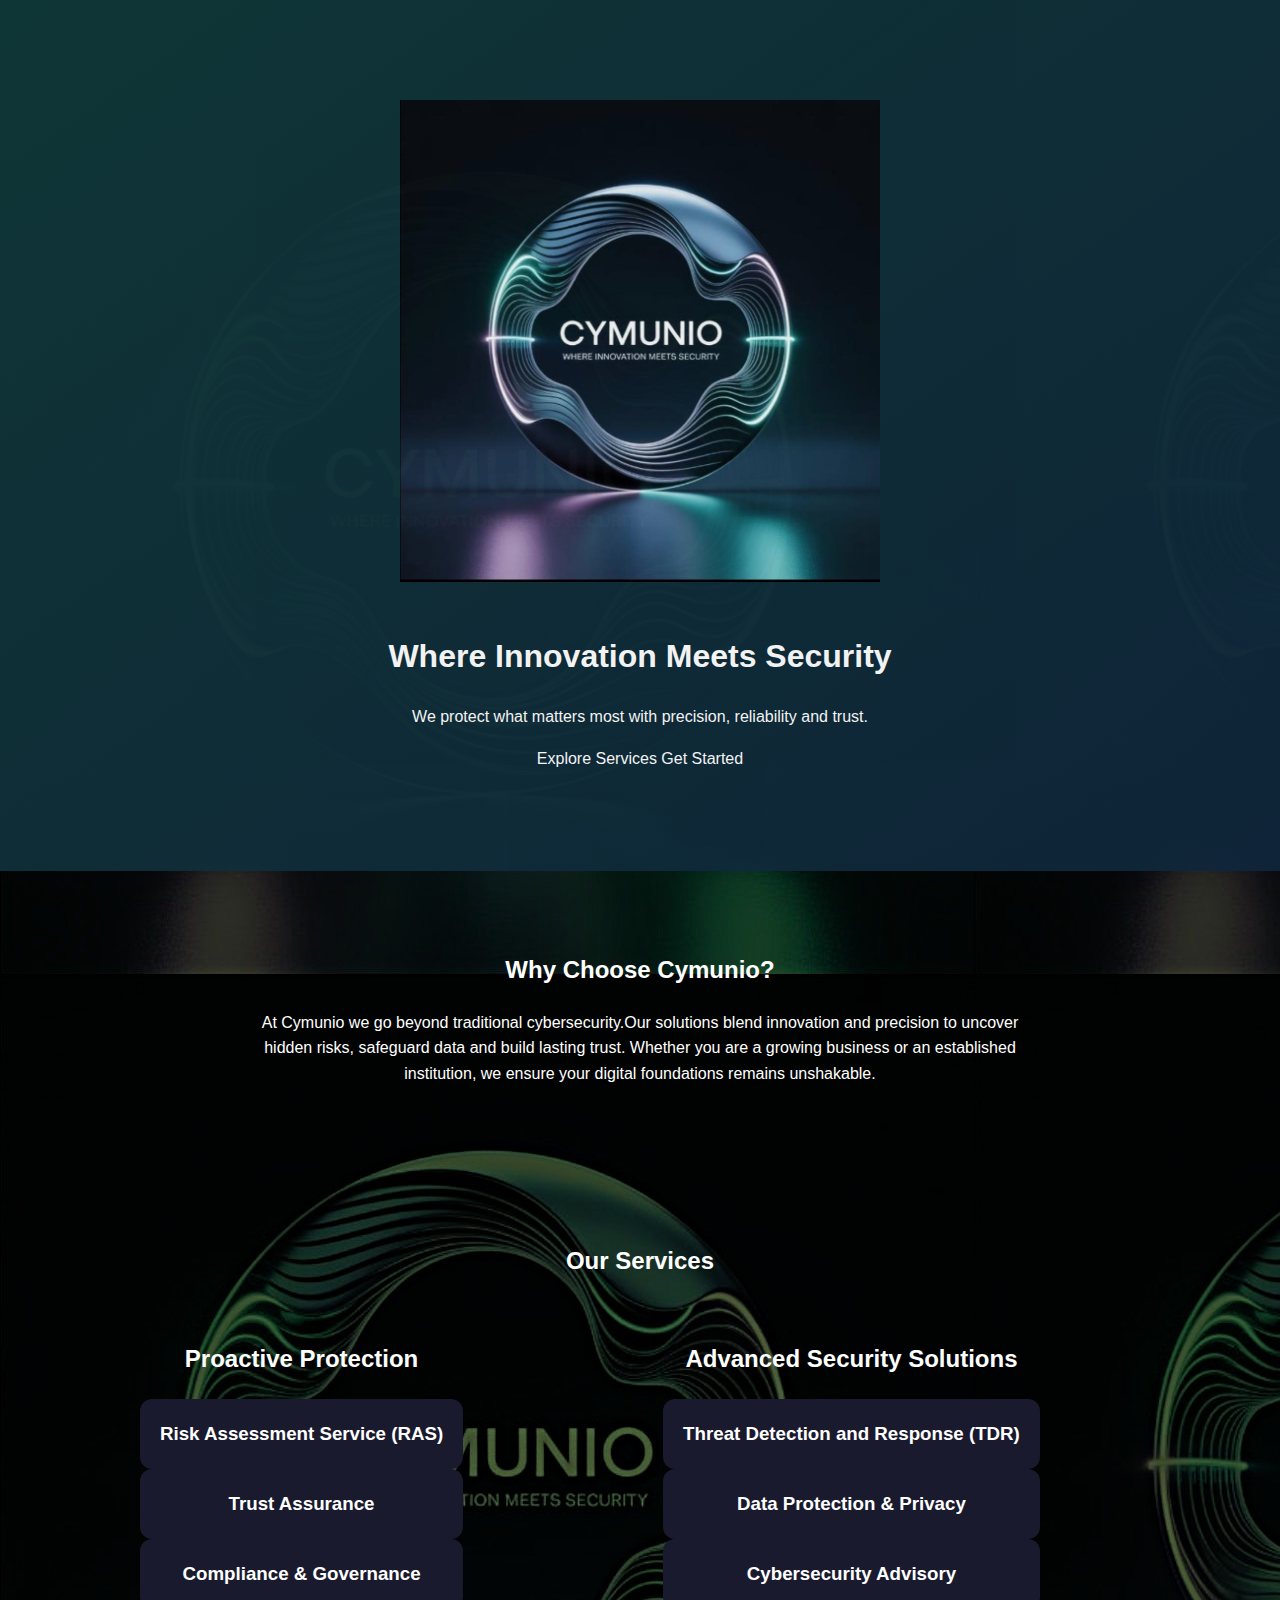
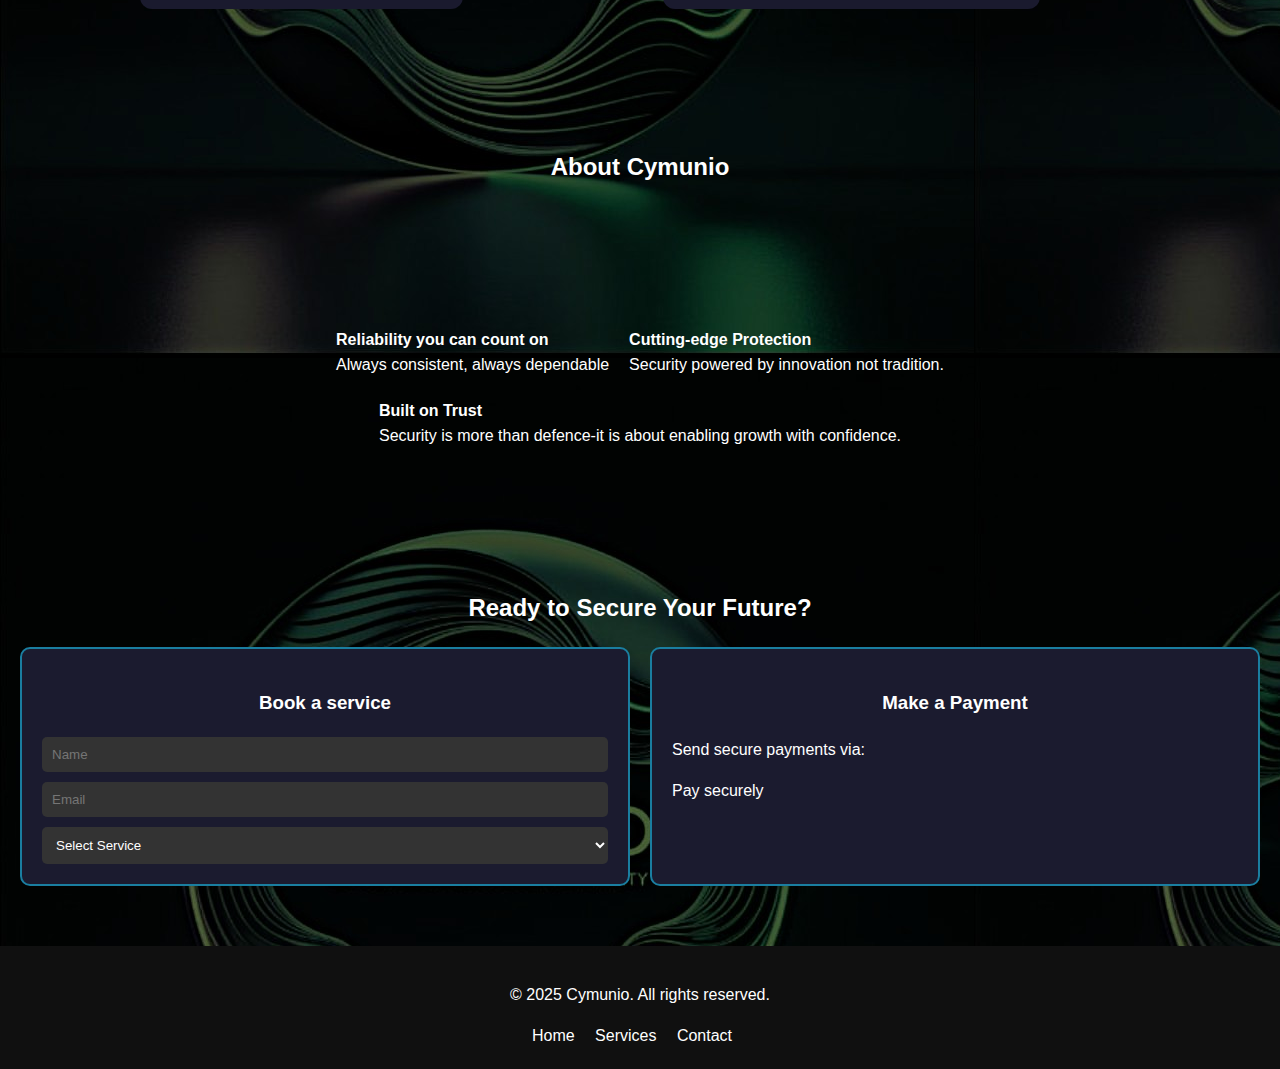
<file: index.html>
<!DOCTYPE html>
<html lang="en">
<head>
    <meta charset="UTF-8">
    <meta name="viewport" content="width=device-width, initial-scale=1.0">
    <title>Cymunio | Where Innovation Meets Security</title>
    <link rel="stylesheet" href="style.css" />
    <script defer src="script.js"></script>
</head>
<body>

    <!-- Hero Section -->
    <section class="hero">
        <img src="Cymunio logo.jpeg" alt="Cymunio logo" class="logo"/>
        <h1>Where Innovation Meets Security</h1>
        <p>We protect what matters most with precision, reliability and trust.</p>
        <div class="cta-buttons">
            <a href="#services" class="button">Explore Services</a>
            <a href="#Engage" class="button">Get Started</a>
    </section>

    <!-- About Section -->
    <section class="about">
        <h2>Why Choose Cymunio?</h2>
        <p>At Cymunio we go beyond traditional cybersecurity.Our solutions blend innovation and precision
           to uncover hidden risks, safeguard data and build lasting trust. Whether you are a growing business or an
            established institution, we ensure your digital foundations remains unshakable.
        </p>
    </section>

    <section class="services" id="services">
        <h2>Our Services</h2>
        <div class="service-grid">
            <!--javascript--->
        </div>
    </section>

    <section class="about">
        <h2>About Cymunio</h2>
    </section>


    <section class="trust">
        <div class="pillar"><strong>Reliability you can count on</strong><br />Always consistent, always dependable</div>
        <div class="pillar"><strong>Cutting-edge Protection</strong><br />Security powered by innovation not tradition.</div>
        <div class="pillar"><strong>Built on Trust</strong><br />Security is more than defence-it is about enabling growth with confidence.</div>
    </section>

    <!-- Payment Section -->
    <section class="engage" id="engage">
        <h2>Ready to Secure Your Future?</h2>
        <div class="engage-container">
            <div class="book">
                <h3>Book a service</h3>
                <form>
                    <input type="text" placeholder="Name" required/>
                    <input type="email" placeholder="Email" required/>
                    <select required>
                        <option disabled selected>Select Service</option>
                        <option>Risk Assessment</option>
                        <option>Threat Detection</option>
                        <option>Cybersecurity Advisory</option>
                    </select>
                </form>
            </div>
            <div class="pay">
                <h3>Make a Payment</h3>
                <p>Send secure payments via:</p>
                <a href="#" class="button" target="_blank">Pay securely</a>
            </div>
        </div>
    </section>


    <footer>
        <p>&copy; 2025 Cymunio. All rights reserved.</p>
        <nav>
            <a href="#">Home</a>
            <a href="#services">Services</a>
            <a href="#engage">Contact</a>
        </nav>
    </footer>

</body>
</html>
</file>
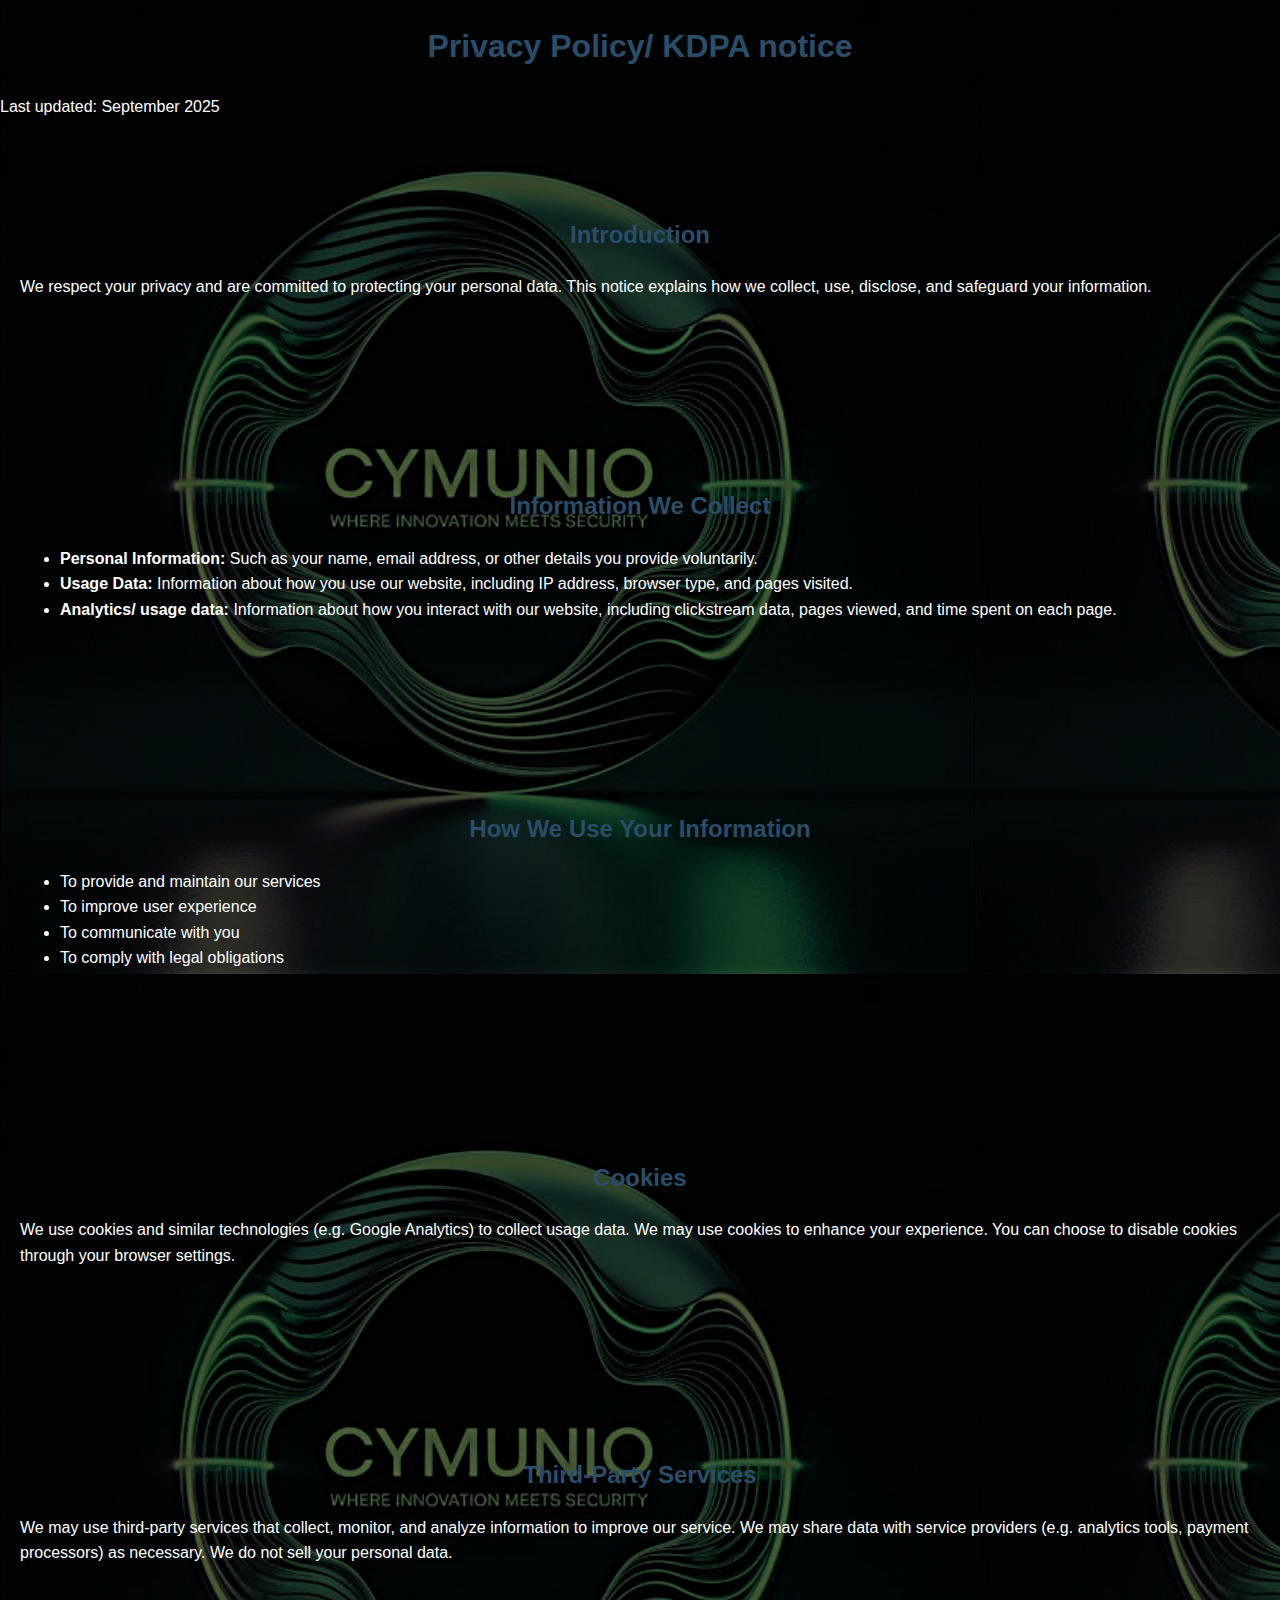
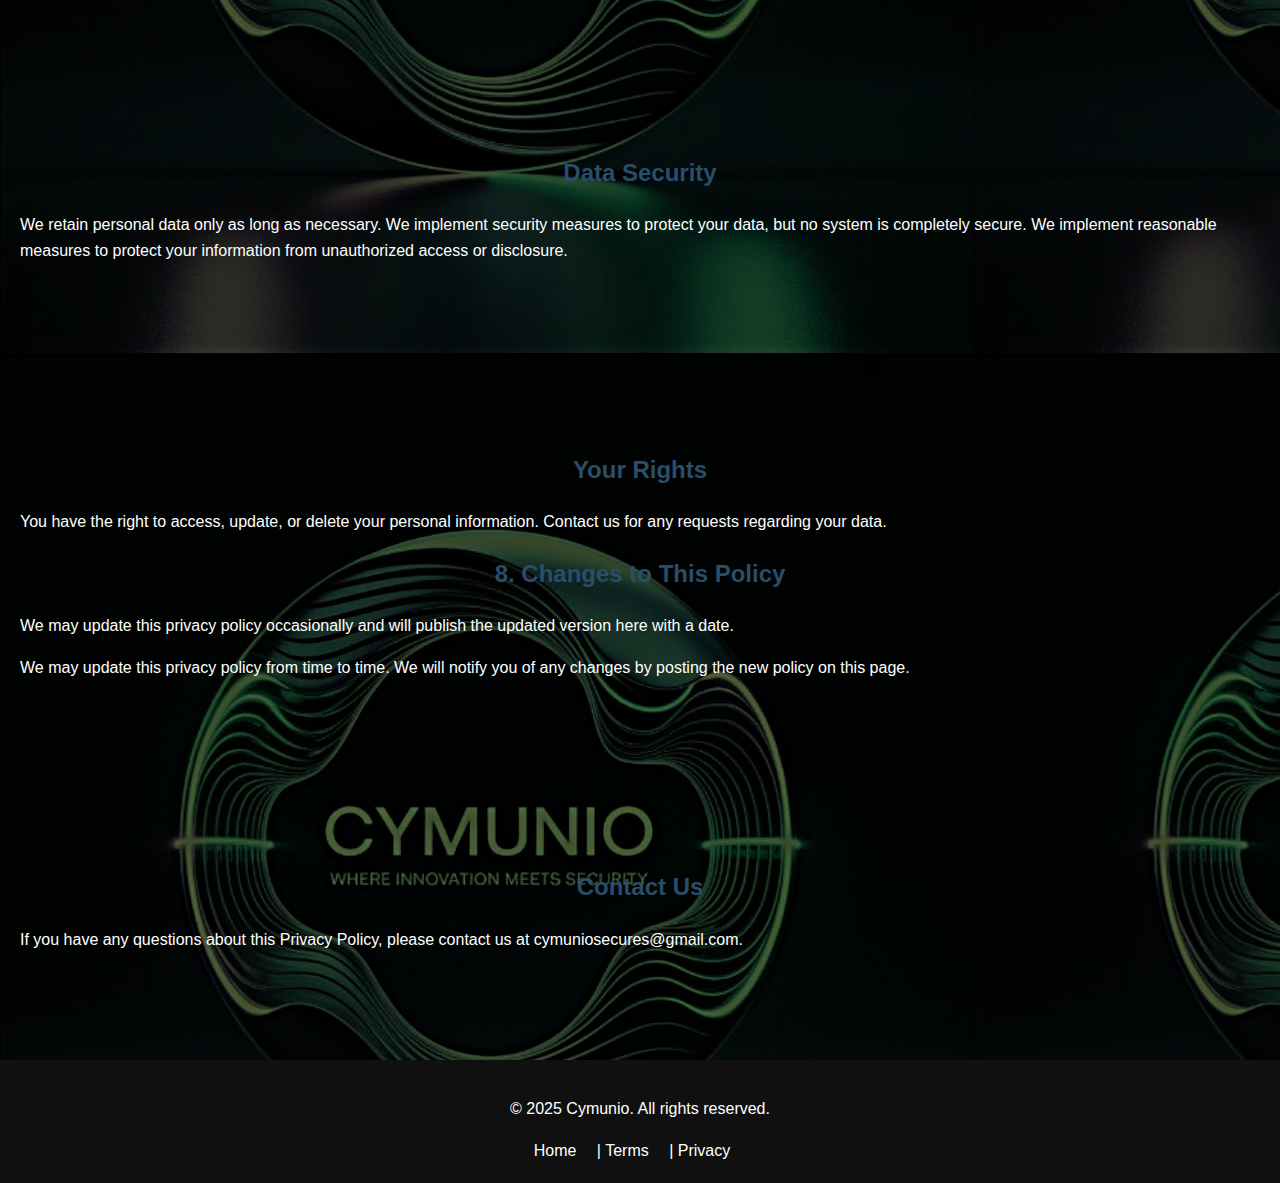
<file: privacy.html>
<!DOCTYPE html>
<html lang="en">
<head>
    <meta charset="UTF-8">
    <title>Privacy Policy - Cymunio</title>
    <meta name="viewport" content="width=device-width, initial-scale=1.0">
    <meta name="description" content="Privacy policy and KDPA notice  for Cymunio">
    <style>
        body { font-family: Arial, sans-serif; margin: 2rem; background: #fafafa; color: #222; }
        h1, h2 { color: #2a4d69; }
        section { margin-bottom: 2rem; }
    </style>
    <link rel="stylesheet" href="style.css"/>
</head>
<body>
    <h1>Privacy Policy/ KDPA notice</h1>
    <p>Last updated: September 2025</p>

    <section>
        <h2>Introduction</h2>
        <p>
            We respect your privacy and are committed to protecting your personal data. This notice explains how we collect, use, disclose, and safeguard your information.
        </p>
    </section>

    <section>
        <h2>Information We Collect</h2>
        <ul>
            <li><strong>Personal Information:</strong> Such as your name, email address, or other details you provide voluntarily.</li>
            <li><strong>Usage Data:</strong> Information about how you use our website, including IP address, browser type, and pages visited.</li>
            <li><strong>Analytics/ usage data:</strong> Information about how you interact with our website, including clickstream data, pages viewed, and time spent on each page.</li>
        </ul>
    </section>

    <section>
        <h2>How We Use Your Information</h2>
        <ul>
            <li>To provide and maintain our services</li>
            <li>To improve user experience</li>
            <li>To communicate with you</li>
            <li>To comply with legal obligations</li>
        </ul>
    </section>

    <section>
        <h2>Cookies</h2>
        <p>
            We use cookies and similar technologies (e.g. Google Analytics) to collect usage data.
            We may use cookies to enhance your experience. You can choose to disable cookies through your browser settings.
        </p>
    </section>

    <section>
        <h2>Third-Party Services</h2>
        <p>
            We may use third-party services that collect, monitor, and analyze information to improve our service.
            We may share data with service providers (e.g. analytics tools, payment processors) as necessary.
            We do not sell your personal data.
        </p>
    </section>

    <section>
        <h2>Data Security</h2>
        <p>
            We retain personal data only as long as necessary. We implement security measures to protect your data, but no system is completely secure.
            We implement reasonable measures to protect your information from unauthorized access or disclosure.
        </p>
    </section>

    <section>
        <h2>Your Rights</h2>
        <p>
            You have the right to access, update, or delete your personal information. Contact us for any requests regarding your data.
        </p>

    <h2>8. Changes to This Policy</h2>
      <p>We may update this privacy policy occasionally and will publish the updated version here with a date.</p>

        <p>
            We may update this privacy policy from time to time. We will notify you of any changes by posting the new policy on this page.
        </p>
    </section>

    <section>
        <h2>Contact Us</h2>
        <p>
            If you have any questions about this Privacy Policy, please contact us at <a href="mailto:cymuniosecures@gmail.com">cymuniosecures@gmail.com</a>.
        </p>
    </section>

    <footer>
        <p>&copy; 2025 Cymunio. All rights reserved.</p>
        <nav>
            <a href="index.html">Home</a> |
            <a href="terms.html">Terms</a> |
            <a href="privacy.html">Privacy</a>
        </nav>
    </footer>
</body>
</html>
</file>
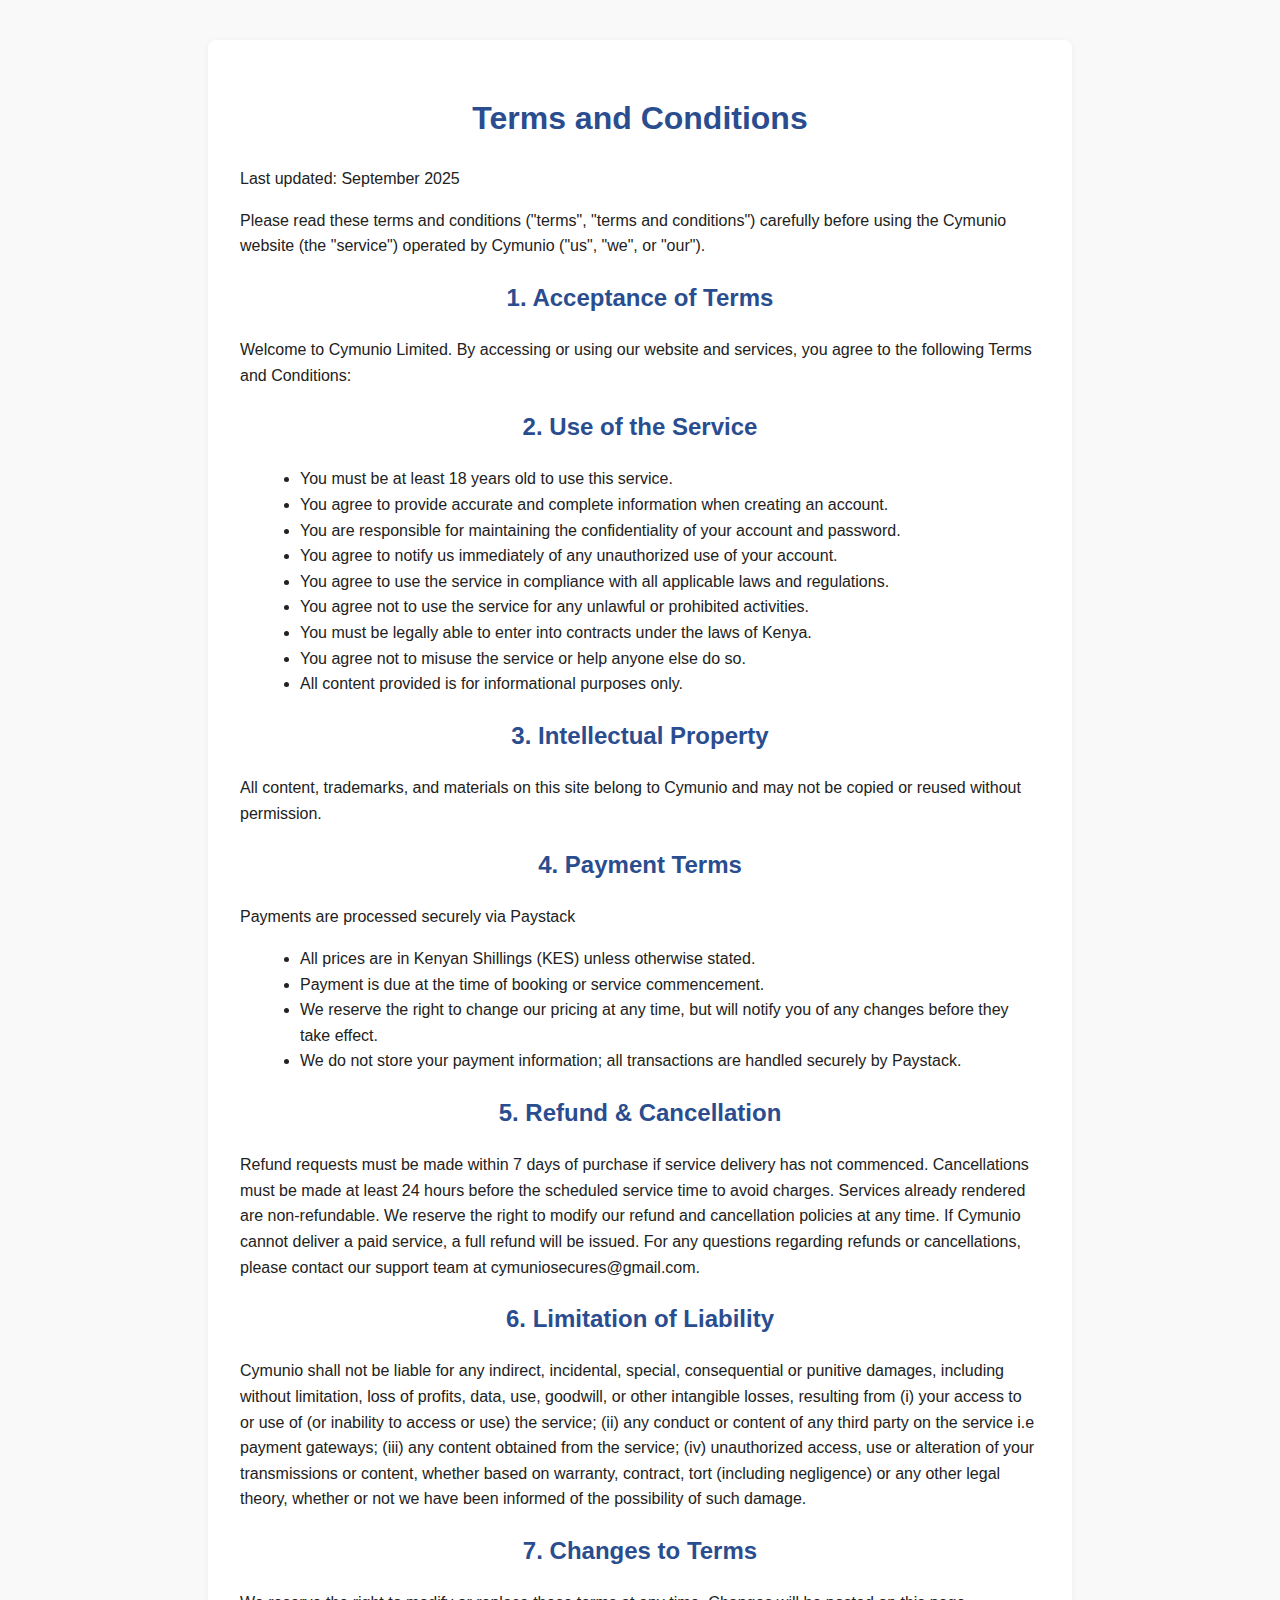
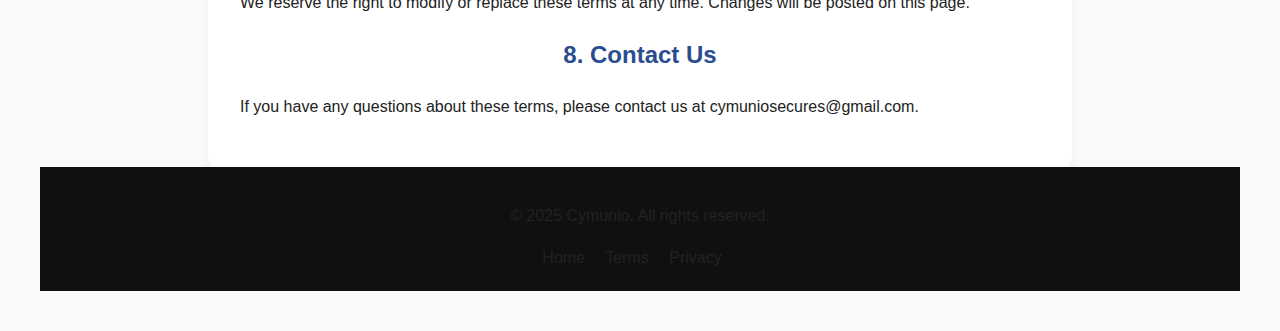
<file: terms.html>
<!DOCTYPE html>
<html lang="en">
<head>
    <meta charset="UTF-8">
    <meta name="viewport" content="width=device-width, initial-scale=1.0">
    <title>Terms and Conditions | Cymunio</title>
    <meta name="description" content="Terms and conditions for using Cymunio's services.">
    <link rel="stylesheet" href="style.css "/>

    <style>
        body {
            margin: 40px;
            background: #f9f9f9;
            color: #222;
        }
        .container {
            max-width: 800px;
            margin: auto;
            background: #fff;
            padding: 32px;
            border-radius: 8px;
            box-shadow: 0 2px 8px rgba(0,0,0,0.05);
        }
        h1, h2 {
            color: #2a4d8f;
        }
        ul {
            margin-left: 20px;
        }
    </style>
</head>
<body>
    <div class="container">
        <h1>Terms and Conditions</h1>
        <p>Last updated: September 2025</p>
        <p>
            Please read these terms and conditions ("terms", "terms and conditions") carefully before using the Cymunio website (the "service") operated by Cymunio ("us", "we", or "our").
        </p>

        <h2>1. Acceptance of Terms</h2>
        <p>
           Welcome to Cymunio Limited. By accessing or using our website and services, you agree to the following Terms and Conditions:
        </p>

        <h2>2. Use of the Service</h2>
        <ul>
            <li>You must be at least 18 years old to use this service.</li>
            <li>You agree to provide accurate and complete information when creating an account.</li>
            <li>You are responsible for maintaining the confidentiality of your account and password.</li>
            <li>You agree to notify us immediately of any unauthorized use of your account.</li>
            <li>You agree to use the service in compliance with all applicable laws and regulations.</li>
            <li>You agree not to use the service for any unlawful or prohibited activities.</li>
            <li>You must be legally able to enter into contracts under the laws of Kenya.</li>
            <li>You agree not to misuse the service or help anyone else do so.</li>
            <li>All content provided is for informational purposes only.</li>
        </ul>

        <h2>3. Intellectual Property</h2>
        <p>
            All content, trademarks, and materials on this site belong to Cymunio and may not be copied or reused without permission.
        </p>

        <h2>4. Payment Terms</h2>
        <p>
            Payments are processed securely via Paystack
            <ul>
                <li>All prices are in Kenyan Shillings (KES) unless otherwise stated.</li>
                <li>Payment is due at the time of booking or service commencement.</li>
                <li>We reserve the right to change our pricing at any time, but will notify you of any changes before they take effect.</li>
                <li>We do not store your payment information; all transactions are handled securely by Paystack.</li>
            </ul>
        </p>
        
        <h2>5. Refund & Cancellation</h2>
        <p>
            Refund requests must be made within 7 days of purchase if service delivery has not commenced.
            Cancellations must be made at least 24 hours before the scheduled service time to avoid charges.
            Services already rendered are non-refundable.
            We reserve the right to modify our refund and cancellation policies at any time.
            If Cymunio cannot deliver a paid service, a full refund will be issued.
            For any questions regarding refunds or cancellations, please contact our support team at <a href="mailto:cymuniosecures@gmail.com">cymuniosecures@gmail.com</a>.

        </p>

        <h2>6. Limitation of Liability</h2>
        <p>
            Cymunio shall not be liable for any indirect, incidental, special, consequential or punitive damages, including without limitation, loss of profits, data, use, goodwill, or other intangible losses, resulting from 
            (i) your access to or use of (or inability to access or use) the service; 
            (ii) any conduct or content of any third party on the service i.e payment gateways; 
            (iii) any content obtained from the service; 
            (iv) unauthorized access, use or alteration of your transmissions or content, whether based on warranty, contract, tort (including negligence) or any other legal theory, whether or not we have been informed of the possibility of such damage.
        </p>

        <h2>7. Changes to Terms</h2>
        <p>
            We reserve the right to modify or replace these terms at any time. Changes will be posted on this page.
        </p>

        <h2>8. Contact Us</h2>
        <p>
            If you have any questions about these terms, please contact us at <a href="mailto:cymuniosecures@gmail.com">cymuniosecures@gmail.com</a>.
        </p>
    </div>
    <footer>
        <p>&copy; 2025 Cymunio. All rights reserved.</p>
        <nav>
            <a href="index.html">Home</a>
            <a href="terms.html">Terms</a>
            <a href="privacy.html">Privacy</a>
        </nav>
    </footer>
</body>

</html>
</file>
<file: style.css>
body {
    font-family: 'Inter', sans-serif;
    background: #0e0e1a;
    background-image: url(Cymunio\ background.jpeg);
    margin: 0;
    padding: 0;
    color: #ffffff;
    line-height: 1.6;
}

section {
    padding: 60px 20px;
}

h1, h2, h3 {
    font-family: 'Poppins', sans-serif;
    font-weight: bold;
    text-align: center;
}

a {
    color: inherit;
    text-decoration: none;
}

/* Hero Section */
.hero {
    text-align: center;
    padding: 100px 20px;
    background: linear-gradient(145deg, rgb(16, 57, 57), rgb(15, 37, 58));
    opacity: 0.95;
}
.logo {
    width: 480px;
    height: auto;
    margin-bottom: 20px;
    animation: pulse 2s infinite;
}

@keyframes pulse {
    0% { opacity: 1;}
    50% { opacity: 0.7;}
    100% { opacity: 1;}
}
.cta-btn {
    display: inline-block;
    background: #00f0ff;
    color: #000;
    padding: 12px 20px;
    margin: 10px;
    border-radius: 5px;
    box-shadow: 0 2px 8px rgba(0,0,0,0.1);
    text-decoration: none;
    font-weight: bold;
    transition: background 0.3s;
}

.cta-btn:hover {
    background: #00d6e6;
    box-shadow: 0 4px 16px rgba(0,0,0,0.2);
    transform: translateY(-2px);
}
.about {
    text-align: center;
    max-width: 800px;
    margin: auto;
}
    

.service-grid {
    display: flex; /* grid */
    flex-wrap: wrap;/* empty */
    grid-template-columns: repeat(auto-fit, minmax(280px, 1fr));
    gap: 200px;
    max-width: 1000px;
    margin: auto;
    padding-top: 20px;
}
/* we can add styling to the category containers */

.service-card { /* merged two service-cards */
    background: #1a1a2e;
    padding: 20px;
    border-radius: 12px;
    cursor: pointer;
    transition: transform 0.3s, box-shadow 0.3s;
    display: flex;
    flex-direction: column;
    justify-content: start;
    position: relative;
    align-items: center;
}

.service-card:hover {
    transform: translateY(-10px);
    background:#24244a;
}

.service-card h3 {
    margin: 0;/* changed from margin-top: 0; */
}

/* added service-card description */
.service-card .description {
    display: none; 
    margin-top: 0.8rem;
    color: #ccc;
    opacity: 0;
    transition: opacity 0.3s;
    
}

.service-card.show-description .description {
    display: block; 
    opacity: 1;
}

/* Trust Section */
.trust {
    display: flex;
    justify-content: center;
    gap: 20px;
    flex-wrap: wrap;
    max-width: 1000px;
    margin: auto;
}

.modal {
    display: none; 
    position: fixed; 
    z-index: 9999;
    left: 0; top: 0;
    width: 100%; height: 100%;
    background: rgba(0,0,0,0.8);
    justify-content: center;
    align-items: center;
}

.modal .modal-content {
    background: #1a1a2e;
    color: #fff;
    padding: 1.5rem;
    border-radius: 8px;
    max-width: 480px;
    width: 90%;
    position: relative;
}
.modal .close {
    position: absolute;
    top: 0.5rem; right: 0.75rem;
    font-size: 1.5rem;
    cursor: pointer;
    color: #fff;
}

.modal-content ul {
    padding-left: 1.2em;
    margin-top: 1em;
}

.modal-content ul li {
    margin-bottom: 0.5em;
}

.modal-content a.btn-book {
    display: inline-block;
    margin-top: 1em;
    background: #00f0ff;
    color: #000;
    padding: 0.8rem 1.6rem;
    border-radius: 5px;
    text-decoration: none;
    font-weight: bold;
    transition: background 0.3s transform 0.2s;
}

.modal-content a.btn-book:hover {
    background: #00cce6;
    transform: scale(1.05);
}

/* payment and booking section */

.engage-container {
    display: flex; 
    justify-content: center;
    gap: 20px;
    flex-wrap: wrap;
}

.book, .pay {
    background: #1b1b2f;
    flex: 1 1 300px;
    padding: 20px;
    border-radius: 10px;
    border: 2px solid #1a7ea0;
}

form {
    display: flex;
    flex-direction: column;
    gap: 10px;
}

form input, form textarea, form select {
    padding: 10px;
    border: none;
    border-radius: 5px;
    background: #333;
    color: #fff;
}

form button {
    background: #00f0ff;
    color: #000;
    border: none;
    padding: 10px;
    border-radius: 5px;
    font-weight: bold;
    cursor: pointer;
    transition: background 0.3s, transform 0.2s;
}

form button:hover {
    background: #00cce6;
    transform:scale(1.05) ;
    box-shadow: 0 6px 24px rgba(0,0,0,0.22);
}


/* Footer */
footer {
    text-align: center;
    padding: 20px;
    background: #101010;
}
footer nav {
    margin-bottom: 1rem, ;
}
footer nav a {
    margin-right: 1rem;
    color: inherit;
    text-decoration: none;
}

/* cookie banner */
#cookie-banner {
  position: fixed;
  bottom: 0; left: 0;
  width: 100%;
  background: rgba(0,0,0,0.85);
  color: white;
  padding: 1rem;
  text-align: center;
  z-index: 2000;
}
#cookie-banner button {
  margin-left: 1rem;
  padding: 0.5rem 1rem;
}
</file>
